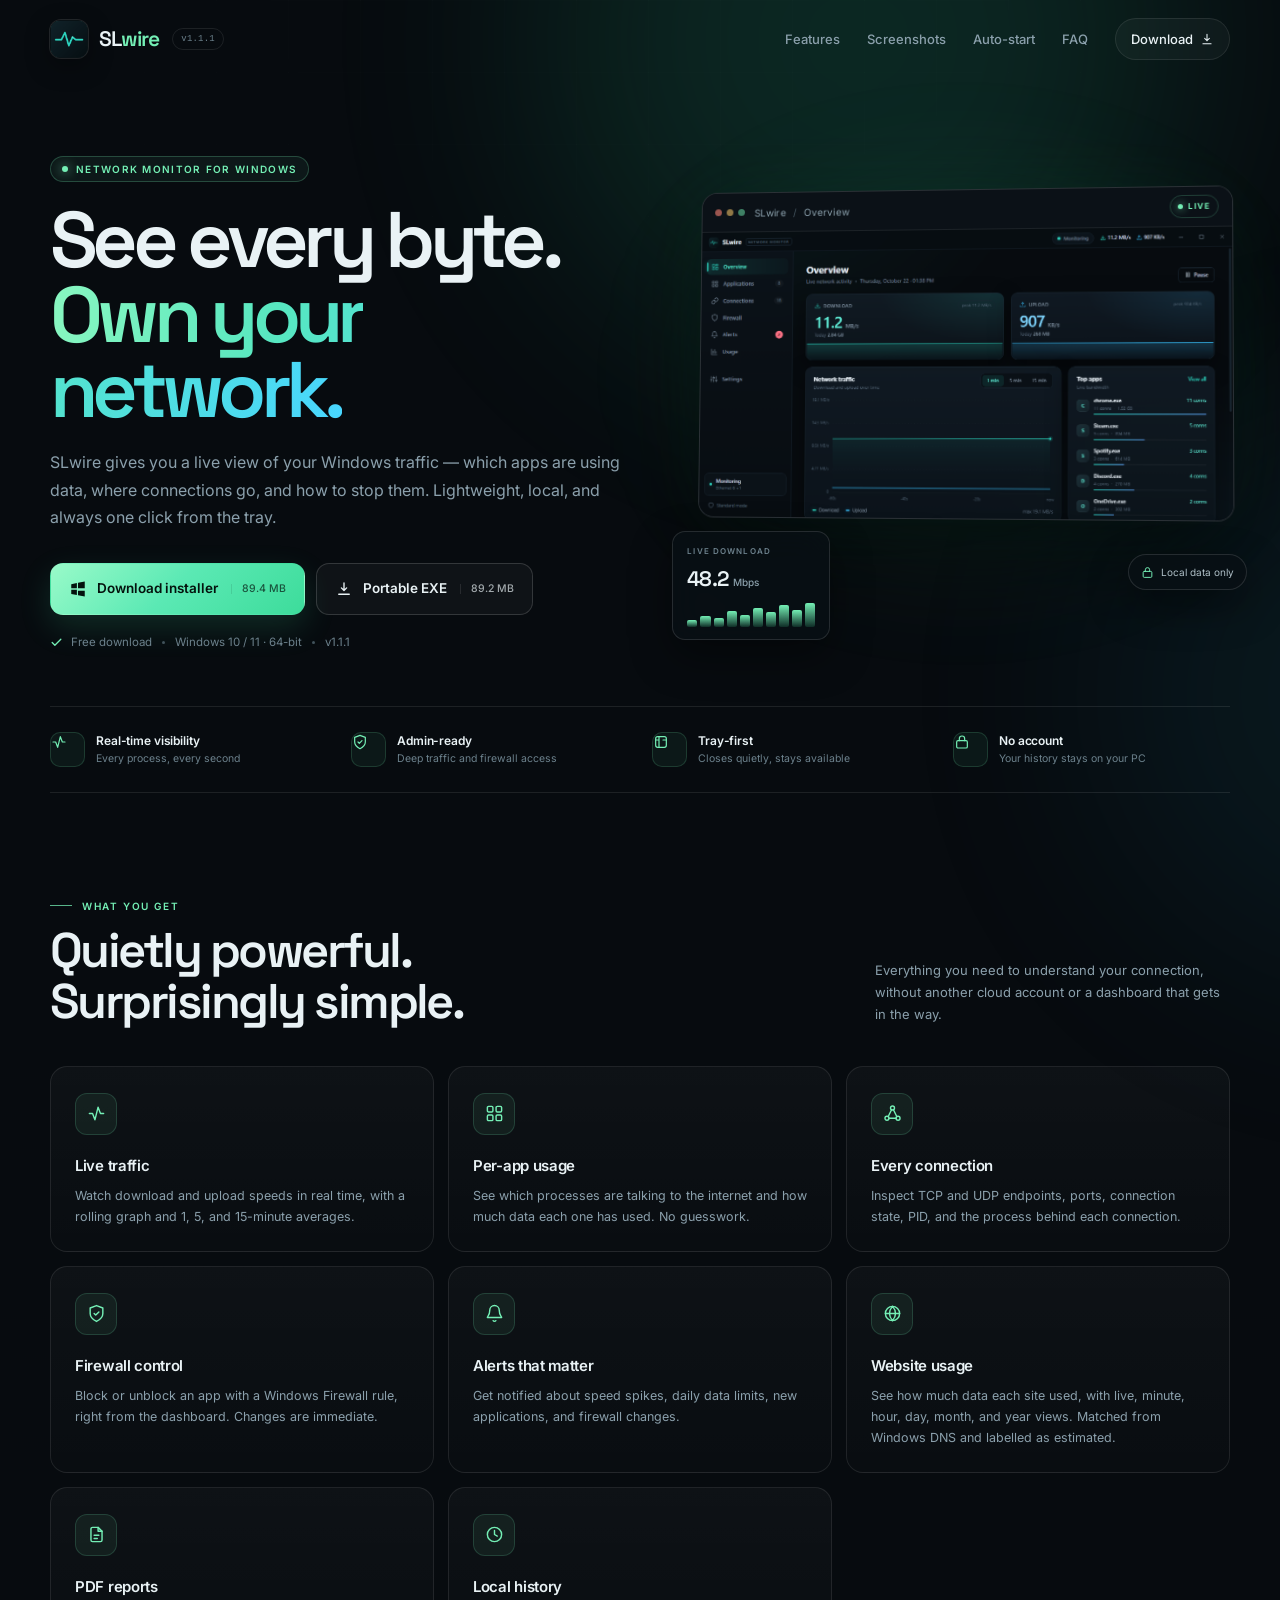
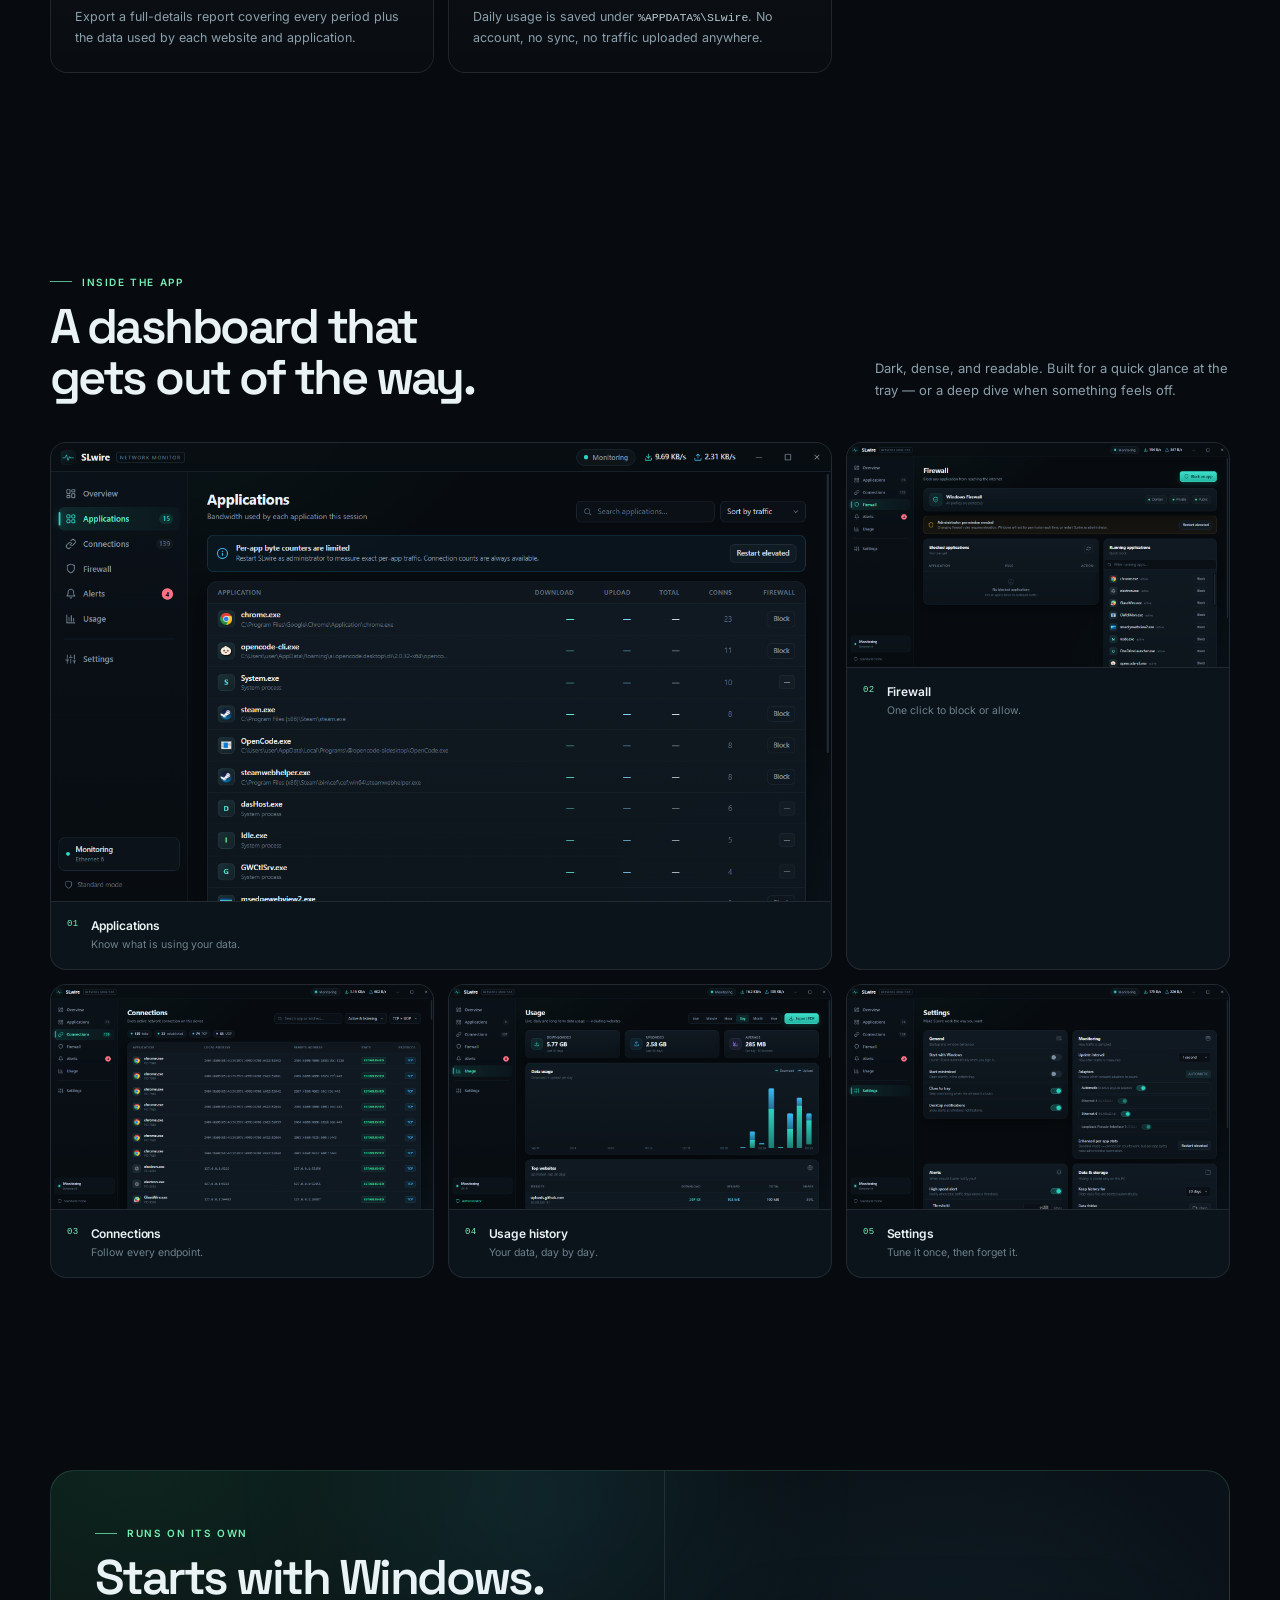
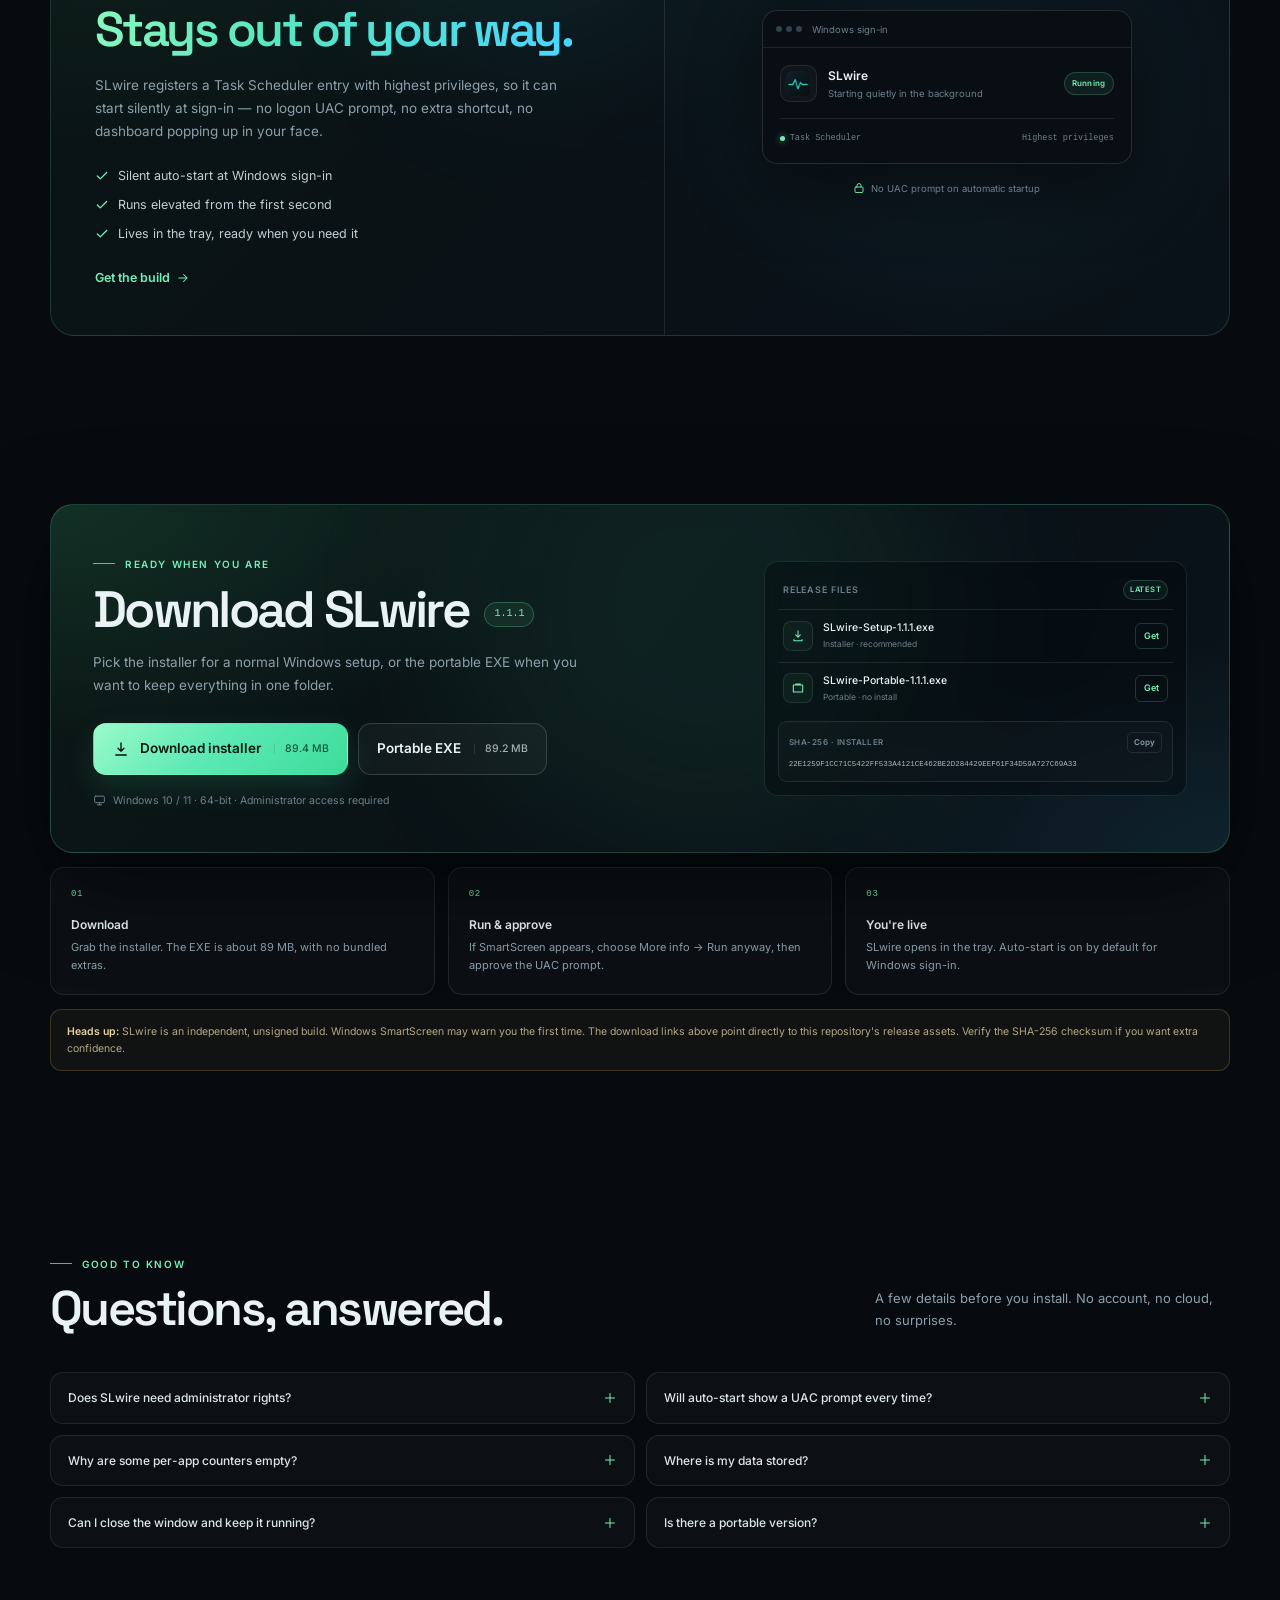
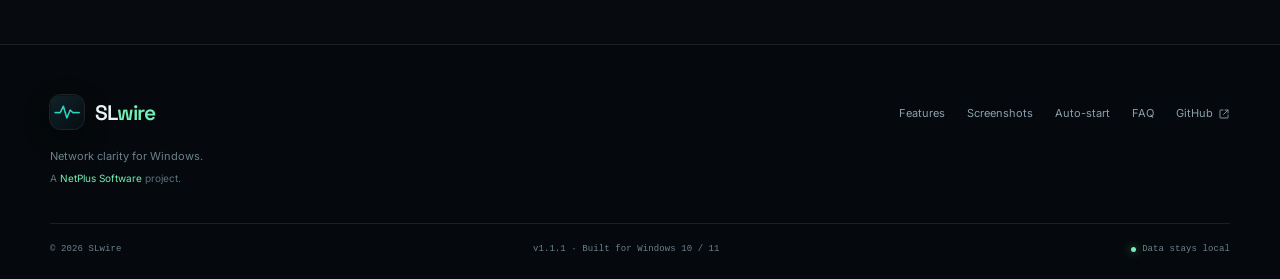
<file: docs/index.html>
<!DOCTYPE html>
<html lang="en">
<head>
  <meta charset="utf-8">
  <meta name="viewport" content="width=device-width, initial-scale=1">
  <title>SLwire by NetPlus Software — Live network monitor for Windows</title>
  <meta name="description" content="SLwire is a lightweight Windows network monitor with live traffic, per-app usage, connections, firewall control, alerts, and local history. Download v1.1.1.">
  <meta name="author" content="NetPlus Software">
  <meta name="google-site-verification" content="Qvr1kQQnj7pIyamsE0AAHRTXTiJApxHR0mZpVCSbgH4" />
  <meta name="theme-color" content="#070b0f">
  <link rel="canonical" href="https://net-plus-software.github.io/slwire/">
  <link rel="icon" type="image/png" href="assets/icon.png">
  <link rel="apple-touch-icon" href="assets/icon.png">

  <meta property="og:type" content="website">
  <meta property="og:site_name" content="SLwire by NetPlus Software">
  <meta property="og:title" content="SLwire by NetPlus Software — See every byte. Own your network.">
  <meta property="og:description" content="Live traffic, per-app usage, connections, firewall control, and local history — in one quiet Windows dashboard. Download SLwire v1.1.1.">
  <meta property="og:url" content="https://net-plus-software.github.io/slwire/">
  <meta property="og:image" content="https://net-plus-software.github.io/slwire/assets/screenshot-overview.png">
  <meta property="og:image:width" content="1224">
  <meta property="og:image:height" content="663">
  <meta name="twitter:card" content="summary_large_image">
  <meta name="twitter:title" content="SLwire by NetPlus Software — Live network monitor for Windows">
  <meta name="twitter:description" content="See every byte. Own your network. Download SLwire v1.1.1.">
  <meta name="twitter:image" content="https://net-plus-software.github.io/slwire/assets/screenshot-overview.png">

  <link rel="preconnect" href="https://fonts.googleapis.com">
  <link rel="preconnect" href="https://fonts.gstatic.com" crossorigin>
  <link href="https://fonts.googleapis.com/css2?family=Inter:wght@400;500;600;700&family=Space+Grotesk:wght@500;600;700&display=swap" rel="stylesheet">
  <link rel="stylesheet" href="styles.css">
  <script>document.documentElement.classList.add('js');</script>
</head>
<body>
  <div class="bg-grid" aria-hidden="true"></div>
  <div class="orb orb-one" aria-hidden="true"></div>
  <div class="orb orb-two" aria-hidden="true"></div>

  <a class="skip-link" href="#main">Skip to content</a>

  <header class="site-header" id="top">
    <div class="container nav">
      <a class="brand" href="./" aria-label="SLwire home">
        <img src="assets/icon.png" alt="" width="38" height="38">
        <span class="brand-word">SL<span>wire</span></span>
        <span class="version-pill">v1.1.1</span>
      </a>

      <button class="nav-toggle" type="button" aria-expanded="false" aria-controls="nav-menu" aria-label="Open menu">
        <span></span><span></span><span></span>
      </button>

      <nav class="nav-menu" id="nav-menu" aria-label="Primary">
        <a href="#features">Features</a>
        <a href="#screens">Screenshots</a>
        <a href="#autostart">Auto-start</a>
        <a href="#faq">FAQ</a>
        <a class="nav-download" href="#download">
          Download
          <svg viewBox="0 0 24 24" aria-hidden="true"><path d="M12 4v11m0 0 4-4m-4 4-4-4M5 20h14"/></svg>
        </a>
      </nav>
    </div>
  </header>

  <main id="main">
    <section class="hero container">
      <div class="hero-copy reveal">
        <div class="eyebrow"><span class="eyebrow-dot"></span> Network monitor for Windows</div>
        <h1>See every byte.<br><span class="text-gradient">Own your network.</span></h1>
        <p class="hero-lede">SLwire gives you a live view of your Windows traffic — which apps are using data, where connections go, and how to stop them. Lightweight, local, and always one click from the tray.</p>

        <div class="hero-actions">
          <a class="btn btn-primary" href="https://github.com/Net-Plus-Software/slwire/releases/latest/download/SLwire-Setup-1.1.1.exe">
            <svg class="fill-icon" viewBox="0 0 24 24" aria-hidden="true"><path d="M3 5.5 10.5 4v7H3V5.5Zm0 13L10.5 20v-7H3v5.5ZM12 3.7 21 2v9h-9V3.7Zm0 10.6h9V22l-9-1.7v-6Z"/></svg>
            Download installer
            <span class="btn-meta">89.4 MB</span>
          </a>
          <a class="btn btn-ghost" href="https://github.com/Net-Plus-Software/slwire/releases/latest/download/SLwire-Portable-1.1.1.exe">
            <svg viewBox="0 0 24 24" aria-hidden="true"><path d="M12 4v10m0 0 3.5-3.5M12 14 8.5 10.5M5 19h14"/></svg>
            Portable EXE
            <span class="btn-meta">89.2 MB</span>
          </a>
        </div>

        <div class="hero-note">
          <svg class="check-icon" viewBox="0 0 24 24" aria-hidden="true"><path d="m20 6-11 11-5-5"/></svg>
          Free download
          <span class="note-dot"></span>
          Windows 10 / 11 · 64-bit
          <span class="note-dot"></span>
          v1.1.1
        </div>
      </div>

      <div class="hero-art reveal">
        <div class="hero-halo" aria-hidden="true"></div>
        <div class="app-window">
          <div class="app-bar">
            <span class="traffic-lights" aria-hidden="true"><i></i><i></i><i></i></span>
            <span class="app-title">SLwire <span>/</span> Overview</span>
            <span class="app-live"><i></i> LIVE</span>
          </div>
          <img src="assets/screenshot-overview.png" alt="SLwire overview dashboard showing live download and upload traffic, a 60-second graph, and top applications." width="1224" height="663" fetchpriority="high">
        </div>

        <div class="float-stat float-speed" aria-hidden="true">
          <span class="float-label">LIVE DOWNLOAD</span>
          <strong>48.2 <small>Mbps</small></strong>
          <div class="mini-bars"><i></i><i></i><i></i><i></i><i></i><i></i><i></i><i></i><i></i><i></i></div>
        </div>

        <div class="float-pill" aria-hidden="true">
          <svg viewBox="0 0 24 24"><rect x="4" y="10" width="16" height="11" rx="2"/><path d="M8 10V7a4 4 0 0 1 8 0v3"/></svg>
          Local data only
        </div>
      </div>
    </section>

    <section class="trust container" aria-label="SLwire highlights">
      <div class="trust-item">
        <span class="trust-icon"><svg viewBox="0 0 24 24" aria-hidden="true"><path d="M3 12h4l3 8 4-16 3 8h4"/></svg></span>
        <div><strong>Real-time visibility</strong><span>Every process, every second</span></div>
      </div>
      <div class="trust-item">
        <span class="trust-icon"><svg viewBox="0 0 24 24" aria-hidden="true"><path d="M12 22s8-4 8-10V5l-8-3-8 3v7c0 6 8 10 8 10Z"/><path d="m9 12 2 2 4-4"/></svg></span>
        <div><strong>Admin-ready</strong><span>Deep traffic and firewall access</span></div>
      </div>
      <div class="trust-item">
        <span class="trust-icon"><svg viewBox="0 0 24 24" aria-hidden="true"><rect x="4" y="4" width="16" height="16" rx="3"/><path d="M9 4v16M4 9h5m6 0h5"/></svg></span>
        <div><strong>Tray-first</strong><span>Closes quietly, stays available</span></div>
      </div>
      <div class="trust-item">
        <span class="trust-icon"><svg viewBox="0 0 24 24" aria-hidden="true"><rect x="4" y="10" width="16" height="11" rx="2"/><path d="M8 10V7a4 4 0 0 1 8 0v3"/></svg></span>
        <div><strong>No account</strong><span>Your history stays on your PC</span></div>
      </div>
    </section>

    <section class="section container" id="features">
      <div class="section-head reveal">
        <div>
          <span class="kicker">What you get</span>
          <h2>Quietly powerful.<br>Surprisingly simple.</h2>
        </div>
        <p>Everything you need to understand your connection, without another cloud account or a dashboard that gets in the way.</p>
      </div>

      <div class="feature-grid">
        <article class="feature-card reveal">
          <span class="feature-icon"><svg viewBox="0 0 24 24" aria-hidden="true"><path d="M3 12h4l3 8 4-16 3 8h4"/></svg></span>
          <h3>Live traffic</h3>
          <p>Watch download and upload speeds in real time, with a rolling graph and 1, 5, and 15-minute averages.</p>
        </article>

        <article class="feature-card reveal">
          <span class="feature-icon"><svg viewBox="0 0 24 24" aria-hidden="true"><rect x="3" y="3" width="7" height="7" rx="1.5"/><rect x="14" y="3" width="7" height="7" rx="1.5"/><rect x="3" y="14" width="7" height="7" rx="1.5"/><rect x="14" y="14" width="7" height="7" rx="1.5"/></svg></span>
          <h3>Per-app usage</h3>
          <p>See which processes are talking to the internet and how much data each one has used. No guesswork.</p>
        </article>

        <article class="feature-card reveal">
          <span class="feature-icon"><svg viewBox="0 0 24 24" aria-hidden="true"><circle cx="12" cy="5" r="2.5"/><circle cx="5" cy="18" r="2.5"/><circle cx="19" cy="18" r="2.5"/><path d="m10.8 7.2-4.2 8.6m6.6-8.6 4.2 8.6M7.5 18h9"/></svg></span>
          <h3>Every connection</h3>
          <p>Inspect TCP and UDP endpoints, ports, connection state, PID, and the process behind each connection.</p>
        </article>

        <article class="feature-card reveal">
          <span class="feature-icon"><svg viewBox="0 0 24 24" aria-hidden="true"><path d="M12 22s8-4 8-10V5l-8-3-8 3v7c0 6 8 10 8 10Z"/><path d="m9 12 2 2 4-4"/></svg></span>
          <h3>Firewall control</h3>
          <p>Block or unblock an app with a Windows Firewall rule, right from the dashboard. Changes are immediate.</p>
        </article>

        <article class="feature-card reveal">
          <span class="feature-icon"><svg viewBox="0 0 24 24" aria-hidden="true"><path d="M18 8a6 6 0 0 0-12 0c0 7-3 7-3 9h18c0-2-3-2-3-9"/><path d="M13.7 21a2 2 0 0 1-3.4 0"/></svg></span>
          <h3>Alerts that matter</h3>
          <p>Get notified about speed spikes, daily data limits, new applications, and firewall changes.</p>
        </article>

        <article class="feature-card reveal">
          <span class="feature-icon"><svg viewBox="0 0 24 24" aria-hidden="true"><circle cx="12" cy="12" r="9"/><path d="M3 12h18M12 3c2.5 2.7 3.8 5.7 3.8 9S14.5 18.3 12 21c-2.5-2.7-3.8-5.7-3.8-9S9.5 5.7 12 3Z"/></svg></span>
          <h3>Website usage</h3>
          <p>See how much data each site used, with live, minute, hour, day, month, and year views. Matched from Windows DNS and labelled as estimated.</p>
        </article>

        <article class="feature-card reveal">
          <span class="feature-icon"><svg viewBox="0 0 24 24" aria-hidden="true"><path d="M14 3H7a2 2 0 0 0-2 2v14a2 2 0 0 0 2 2h10a2 2 0 0 0 2-2V8Z"/><path d="M14 3v5h5M9 13h6M9 17h4"/></svg></span>
          <h3>PDF reports</h3>
          <p>Export a full-details report covering every period plus the data used by each website and application.</p>
        </article>

        <article class="feature-card reveal">
          <span class="feature-icon"><svg viewBox="0 0 24 24" aria-hidden="true"><circle cx="12" cy="12" r="9"/><path d="M12 7v5l3.5 2"/></svg></span>
          <h3>Local history</h3>
          <p>Daily usage is saved under <code>%APPDATA%\SLwire</code>. No account, no sync, no traffic uploaded anywhere.</p>
        </article>
      </div>
    </section>

    <section class="section container" id="screens">
      <div class="section-head reveal">
        <div>
          <span class="kicker">Inside the app</span>
          <h2>A dashboard that<br>gets out of the way.</h2>
        </div>
        <p>Dark, dense, and readable. Built for a quick glance at the tray — or a deep dive when something feels off.</p>
      </div>

      <div class="gallery">
        <figure class="shot shot-wide reveal">
          <img src="assets/screenshot-apps.png" alt="SLwire Applications page ranking processes by data usage." width="1240" height="728" loading="lazy">
          <figcaption><span>01</span><div><strong>Applications</strong><p>Know what is using your data.</p></div></figcaption>
        </figure>

        <figure class="shot reveal">
          <img src="assets/screenshot-firewall.png" alt="SLwire Firewall page with app rules and block controls." width="1240" height="728" loading="lazy">
          <figcaption><span>02</span><div><strong>Firewall</strong><p>One click to block or allow.</p></div></figcaption>
        </figure>

        <figure class="shot reveal">
          <img src="assets/screenshot-connections.png" alt="SLwire Connections page listing remote endpoints, ports, and process names." width="1240" height="728" loading="lazy">
          <figcaption><span>03</span><div><strong>Connections</strong><p>Follow every endpoint.</p></div></figcaption>
        </figure>

        <figure class="shot reveal">
          <img src="assets/screenshot-usage.png" alt="SLwire Usage history page with daily traffic totals." width="1240" height="728" loading="lazy">
          <figcaption><span>04</span><div><strong>Usage history</strong><p>Your data, day by day.</p></div></figcaption>
        </figure>

        <figure class="shot reveal">
          <img src="assets/screenshot-settings.png" alt="SLwire Settings page with alerts and startup options." width="1240" height="728" loading="lazy">
          <figcaption><span>05</span><div><strong>Settings</strong><p>Tune it once, then forget it.</p></div></figcaption>
        </figure>
      </div>
    </section>

    <section class="section container" id="autostart">
      <div class="split-card reveal">
        <div class="split-copy">
          <span class="kicker">Runs on its own</span>
          <h2>Starts with Windows.<br><span class="text-gradient">Stays out of your way.</span></h2>
          <p>SLwire registers a Task Scheduler entry with highest privileges, so it can start silently at sign-in — no logon UAC prompt, no extra shortcut, no dashboard popping up in your face.</p>

          <ul class="check-list">
            <li><svg viewBox="0 0 24 24" aria-hidden="true"><path d="m20 6-11 11-5-5"/></svg>Silent auto-start at Windows sign-in</li>
            <li><svg viewBox="0 0 24 24" aria-hidden="true"><path d="m20 6-11 11-5-5"/></svg>Runs elevated from the first second</li>
            <li><svg viewBox="0 0 24 24" aria-hidden="true"><path d="m20 6-11 11-5-5"/></svg>Lives in the tray, ready when you need it</li>
          </ul>

          <a class="text-link" href="#download">Get the build
            <svg viewBox="0 0 24 24" aria-hidden="true"><path d="M5 12h14m-6-6 6 6-6 6"/></svg>
          </a>
        </div>

        <div class="split-visual">
          <div class="startup-window" aria-label="Illustration of SLwire starting at Windows sign-in">
            <div class="startup-bar">
              <span class="startup-dots"><i></i><i></i><i></i></span>
              <span>Windows sign-in</span>
            </div>
            <div class="startup-body">
              <div class="startup-row">
                <span class="startup-app"><img src="assets/icon.png" alt="" width="26" height="26"></span>
                <div><strong>SLwire</strong><span>Starting quietly in the background</span></div>
                <span class="startup-badge">Running</span>
              </div>
              <div class="startup-divider"></div>
              <div class="startup-meta">
                <span><i class="meta-dot"></i>Task Scheduler</span>
                <span>Highest privileges</span>
              </div>
            </div>
          </div>
          <p class="startup-note"><svg viewBox="0 0 24 24" aria-hidden="true"><rect x="4" y="10" width="16" height="11" rx="2"/><path d="M8 10V7a4 4 0 0 1 8 0v3"/></svg>No UAC prompt on automatic startup</p>
        </div>
      </div>
    </section>

    <section class="section container" id="download">
      <div class="download-card reveal">
        <div class="download-copy">
          <span class="kicker">Ready when you are</span>
          <h2>Download SLwire <span class="version-badge">1.1.1</span></h2>
          <p>Pick the installer for a normal Windows setup, or the portable EXE when you want to keep everything in one folder.</p>

          <div class="download-actions">
            <a class="btn btn-primary" href="https://github.com/Net-Plus-Software/slwire/releases/latest/download/SLwire-Setup-1.1.1.exe">
              <svg viewBox="0 0 24 24" aria-hidden="true"><path d="M12 4v11m0 0 4-4m-4 4-4-4M5 20h14"/></svg>
              Download installer
              <span class="btn-meta">89.4 MB</span>
            </a>
            <a class="btn btn-outline" href="https://github.com/Net-Plus-Software/slwire/releases/latest/download/SLwire-Portable-1.1.1.exe">
              Portable EXE
              <span class="btn-meta">89.2 MB</span>
            </a>
          </div>

          <p class="platform-note">
            <svg viewBox="0 0 24 24" aria-hidden="true"><rect x="3" y="4" width="18" height="12" rx="2"/><path d="M8 20h8m-4-4v4"/></svg>
            Windows 10 / 11 · 64-bit · Administrator access required
          </p>
        </div>

        <aside class="release-panel" aria-label="Release files">
          <div class="release-heading">
            <span>Release files</span>
            <span class="release-tag">Latest</span>
          </div>

          <div class="file-row">
            <span class="file-icon"><svg viewBox="0 0 24 24" aria-hidden="true"><path d="M12 3v11m0 0 4-4m-4 4-4-4M5 18v2h14v-2"/></svg></span>
            <div><strong>SLwire-Setup-1.1.1.exe</strong><span>Installer · recommended</span></div>
            <a href="https://github.com/Net-Plus-Software/slwire/releases/latest/download/SLwire-Setup-1.1.1.exe">Get</a>
          </div>

          <div class="file-row">
            <span class="file-icon"><svg viewBox="0 0 24 24" aria-hidden="true"><path d="M4 7h16v12H4zM8 7V5h8v2"/></svg></span>
            <div><strong>SLwire-Portable-1.1.1.exe</strong><span>Portable · no install</span></div>
            <a href="https://github.com/Net-Plus-Software/slwire/releases/latest/download/SLwire-Portable-1.1.1.exe">Get</a>
          </div>

          <div class="checksum-box">
            <div class="checksum-label"><span>SHA-256 · installer</span><button type="button" data-copy="22E1259F1CC71C5422FF533A4121CE462BE2D284429EEF61F34D59A727C69A33">Copy</button></div>
            <code>22E1259F1CC71C5422FF533A4121CE462BE2D284429EEF61F34D59A727C69A33</code>
          </div>
        </aside>
      </div>

      <div class="install-grid">
        <div class="install-step reveal">
          <span class="step-num">01</span>
          <strong>Download</strong>
          <p>Grab the installer. The EXE is about 89 MB, with no bundled extras.</p>
        </div>
        <div class="install-step reveal">
          <span class="step-num">02</span>
          <strong>Run &amp; approve</strong>
          <p>If SmartScreen appears, choose More info → Run anyway, then approve the UAC prompt.</p>
        </div>
        <div class="install-step reveal">
          <span class="step-num">03</span>
          <strong>You're live</strong>
          <p>SLwire opens in the tray. Auto-start is on by default for Windows sign-in.</p>
        </div>
      </div>

      <p class="smart-note reveal"><strong>Heads up:</strong> SLwire is an independent, unsigned build. Windows SmartScreen may warn you the first time. The download links above point directly to this repository's release assets. Verify the SHA-256 checksum if you want extra confidence.</p>
    </section>

    <section class="section container" id="faq">
      <div class="section-head reveal">
        <div>
          <span class="kicker">Good to know</span>
          <h2>Questions, answered.</h2>
        </div>
        <p>A few details before you install. No account, no cloud, no surprises.</p>
      </div>

      <div class="faq-grid">
        <details class="faq-item reveal">
          <summary>Does SLwire need administrator rights?<span></span></summary>
          <p>Yes. Windows requires elevation to read per-process network counters and to create Windows Firewall rules. The app is built to run elevated.</p>
        </details>
        <details class="faq-item reveal">
          <summary>Will auto-start show a UAC prompt every time?<span></span></summary>
          <p>No. Automatic startup uses a Task Scheduler task with highest privileges, so it starts silently at sign-in. Only a manual launch asks for UAC.</p>
        </details>
        <details class="faq-item reveal">
          <summary>Why are some per-app counters empty?<span></span></summary>
          <p>Per-app byte counters are TCP-only. Apps that mostly use UDP or QUIC may show little or no app-level traffic. Overall traffic totals are unaffected.</p>
        </details>
        <details class="faq-item reveal">
          <summary>Where is my data stored?<span></span></summary>
          <p>Everything stays on your PC under <code>%APPDATA%\SLwire</code> — settings, alerts, firewall rules, and daily history. Nothing is uploaded to a cloud account.</p>
        </details>
        <details class="faq-item reveal">
          <summary>Can I close the window and keep it running?<span></span></summary>
          <p>Yes. With close-to-tray enabled, closing the window hides it. Use the tray icon to reopen it or to quit completely.</p>
        </details>
        <details class="faq-item reveal">
          <summary>Is there a portable version?<span></span></summary>
          <p>Yes. The portable EXE runs without a standard install. It still needs administrator access and still stores its settings in your user profile.</p>
        </details>
      </div>
    </section>
  </main>

  <footer class="footer">
    <div class="container footer-top">
      <div class="footer-brand">
        <a class="brand" href="#top" aria-label="Back to top">
          <img src="assets/icon.png" alt="" width="34" height="34">
          <span class="brand-word">SL<span>wire</span></span>
        </a>
        <p>Network clarity for Windows.</p>
        <p class="footer-company">A <a href="https://github.com/Net-Plus-Software" target="_blank" rel="noopener">NetPlus Software</a> project.</p>
      </div>

      <nav class="footer-links" aria-label="Footer">
        <a href="#features">Features</a>
        <a href="#screens">Screenshots</a>
        <a href="#autostart">Auto-start</a>
        <a href="#faq">FAQ</a>
        <a href="https://github.com/Net-Plus-Software/slwire" target="_blank" rel="noopener">
          GitHub
          <svg viewBox="0 0 24 24" aria-hidden="true"><path d="M14 4h6v6M20 4l-9 9M20 14v5a1 1 0 0 1-1 1H5a1 1 0 0 1-1-1V5a1 1 0 0 1 1-1h5"/></svg>
        </a>
      </nav>
    </div>

    <div class="container footer-bottom">
      <span>© <span id="year">2026</span> SLwire</span>
      <span>v1.1.1 · Built for Windows 10 / 11</span>
      <span class="footer-status"><i></i> Data stays local</span>
    </div>
  </footer>

  <script src="app.js"></script>
</body>
</html>
</file>
<file: docs/styles.css>
:root {
  --bg: #070b0f;
  --bg-soft: #0a1016;
  --panel: #0c141b;
  --panel-2: #0f1921;
  --text: #e9f2f5;
  --muted: #8ba0ac;
  --muted-2: #6c818c;
  --line: rgba(255, 255, 255, 0.09);
  --line-strong: rgba(255, 255, 255, 0.15);
  --mint: #74efb5;
  --mint-2: #3ddc9b;
  --cyan: #48d6ff;
  --amber: #f4c96b;
  --shadow: 0 30px 90px rgba(0, 0, 0, 0.5);
  --font-body: "Inter", "Segoe UI", system-ui, -apple-system, sans-serif;
  --font-display: "Space Grotesk", "Segoe UI", system-ui, sans-serif;
  --font-mono: "Cascadia Code", "SFMono-Regular", Consolas, monospace;
}

* {
  box-sizing: border-box;
}

html {
  scroll-behavior: smooth;
  color-scheme: dark;
}

body {
  margin: 0;
  min-width: 320px;
  overflow-x: hidden;
  background: var(--bg);
  color: var(--text);
  font-family: var(--font-body);
  font-size: 15px;
  line-height: 1.6;
  -webkit-font-smoothing: antialiased;
  text-rendering: optimizeLegibility;
}

::selection {
  color: #04110c;
  background: var(--mint);
}

img {
  max-width: 100%;
}

a {
  color: inherit;
  text-decoration: none;
}

button,
input {
  font: inherit;
}

button {
  color: inherit;
}

svg {
  width: 18px;
  height: 18px;
  flex: 0 0 auto;
  fill: none;
  stroke: currentColor;
  stroke-width: 1.8;
  stroke-linecap: round;
  stroke-linejoin: round;
}

svg.fill-icon {
  fill: currentColor;
  stroke: none;
}

:focus-visible {
  outline: 2px solid var(--mint);
  outline-offset: 3px;
  border-radius: 6px;
}

.skip-link {
  position: fixed;
  z-index: 100;
  top: 12px;
  left: 12px;
  padding: 10px 14px;
  border-radius: 8px;
  color: #04110c;
  background: var(--mint);
  font-size: 13px;
  font-weight: 700;
  transform: translateY(-160%);
  transition: transform 0.2s ease;
}

.skip-link:focus {
  transform: translateY(0);
}

.bg-grid {
  position: fixed;
  inset: 0;
  z-index: -2;
  pointer-events: none;
  opacity: 0.32;
  background-image:
    linear-gradient(rgba(255, 255, 255, 0.035) 1px, transparent 1px),
    linear-gradient(90deg, rgba(255, 255, 255, 0.035) 1px, transparent 1px);
  background-size: 72px 72px;
  -webkit-mask-image: radial-gradient(ellipse 80% 60% at 50% 0%, #000 20%, transparent 78%);
  mask-image: radial-gradient(ellipse 80% 60% at 50% 0%, #000 20%, transparent 78%);
}

.orb {
  position: fixed;
  z-index: -1;
  width: 640px;
  height: 640px;
  border-radius: 50%;
  pointer-events: none;
  filter: blur(120px);
  opacity: 0.13;
}

.orb-one {
  top: -280px;
  left: 42%;
  background: #2de6a4;
}

.orb-two {
  top: 46%;
  right: -380px;
  width: 560px;
  height: 560px;
  background: #1e9bb7;
  opacity: 0.09;
}

.container {
  width: min(1180px, calc(100% - 48px));
  margin-inline: auto;
}

/* Header */
.site-header {
  position: sticky;
  z-index: 50;
  top: 0;
  border-bottom: 1px solid transparent;
  transition: background 0.25s ease, border-color 0.25s ease;
}

.site-header.is-scrolled {
  border-bottom-color: var(--line);
  background: rgba(7, 11, 15, 0.82);
  -webkit-backdrop-filter: blur(18px);
  backdrop-filter: blur(18px);
}

.nav {
  display: flex;
  align-items: center;
  justify-content: space-between;
  min-height: 78px;
  gap: 24px;
}

.brand {
  display: inline-flex;
  align-items: center;
  gap: 11px;
  flex: 0 0 auto;
}

.brand img {
  width: 38px;
  height: 38px;
  border-radius: 11px;
  box-shadow: 0 0 0 1px rgba(255, 255, 255, 0.11), 0 8px 24px rgba(0, 0, 0, 0.34);
}

.brand-word {
  font-family: var(--font-display);
  font-size: 21px;
  font-weight: 600;
  letter-spacing: -0.045em;
}

.brand-word span {
  color: var(--mint);
}

.version-pill {
  display: inline-flex;
  align-items: center;
  height: 22px;
  margin-left: 2px;
  padding: 0 8px;
  border: 1px solid var(--line);
  border-radius: 999px;
  color: var(--muted-2);
  font-family: var(--font-mono);
  font-size: 9px;
  letter-spacing: 0.02em;
}

.nav-menu {
  display: flex;
  align-items: center;
  gap: 27px;
  color: var(--muted);
  font-size: 13px;
  font-weight: 500;
}

.nav-menu > a:not(.nav-download) {
  position: relative;
  padding: 8px 0;
  transition: color 0.2s ease;
}

.nav-menu > a:not(.nav-download)::after {
  position: absolute;
  right: 0;
  bottom: 2px;
  left: 0;
  height: 1px;
  background: var(--mint);
  content: "";
  transform: scaleX(0);
  transform-origin: right;
  transition: transform 0.25s ease;
}

.nav-menu > a:not(.nav-download):hover {
  color: var(--text);
}

.nav-menu > a:not(.nav-download):hover::after {
  transform: scaleX(1);
  transform-origin: left;
}

.nav-download {
  display: inline-flex;
  align-items: center;
  gap: 7px;
  padding: 10px 15px;
  border: 1px solid var(--line);
  border-radius: 999px;
  color: var(--text);
  background: rgba(255, 255, 255, 0.035);
  transition: border-color 0.2s ease, background 0.2s ease, transform 0.2s ease;
}

.nav-download svg {
  width: 14px;
  height: 14px;
}

.nav-download:hover {
  border-color: rgba(116, 239, 181, 0.42);
  background: rgba(116, 239, 181, 0.08);
  transform: translateY(-1px);
}

.nav-toggle {
  display: none;
  width: 42px;
  height: 42px;
  padding: 11px;
  border: 1px solid var(--line);
  border-radius: 10px;
  background: rgba(255, 255, 255, 0.03);
  cursor: pointer;
}

.nav-toggle span {
  display: block;
  width: 100%;
  height: 1.5px;
  margin: 4px 0;
  border-radius: 2px;
  background: var(--text);
  transition: transform 0.2s ease, opacity 0.2s ease;
}

.nav-toggle.is-open span:nth-child(1) {
  transform: translateY(5.5px) rotate(45deg);
}

.nav-toggle.is-open span:nth-child(2) {
  opacity: 0;
}

.nav-toggle.is-open span:nth-child(3) {
  transform: translateY(-5.5px) rotate(-45deg);
}

/* Hero */
.hero {
  display: grid;
  grid-template-columns: minmax(0, 1.04fr) minmax(0, 0.96fr);
  align-items: center;
  gap: clamp(32px, 5vw, 72px);
  min-height: 610px;
  padding-top: 76px;
  padding-bottom: 55px;
}

.eyebrow {
  display: inline-flex;
  align-items: center;
  gap: 8px;
  padding: 7px 11px;
  border: 1px solid rgba(116, 239, 181, 0.24);
  border-radius: 999px;
  color: var(--mint);
  background: rgba(116, 239, 181, 0.06);
  font-size: 10px;
  font-weight: 600;
  letter-spacing: 0.13em;
  line-height: 1;
  text-transform: uppercase;
}

.eyebrow-dot {
  width: 6px;
  height: 6px;
  border-radius: 50%;
  background: var(--mint);
  box-shadow: 0 0 12px var(--mint);
}

.hero h1 {
  max-width: 760px;
  margin: 21px 0 22px;
  font-family: var(--font-display);
  font-size: clamp(3.25rem, 6.15vw, 5.6rem);
  font-weight: 600;
  letter-spacing: -0.072em;
  line-height: 0.95;
}

.text-gradient {
  color: transparent;
  background: linear-gradient(100deg, #8af7c0 0%, #57e7c0 38%, #48d6ff 100%);
  -webkit-background-clip: text;
  background-clip: text;
}

.hero-lede {
  max-width: 575px;
  margin: 0;
  color: var(--muted);
  font-size: 16px;
  line-height: 1.72;
}

.hero-actions {
  display: flex;
  flex-wrap: wrap;
  gap: 11px;
  margin-top: 31px;
}

.btn {
  display: inline-flex;
  align-items: center;
  justify-content: center;
  gap: 10px;
  min-height: 52px;
  padding: 0 18px;
  border: 1px solid transparent;
  border-radius: 13px;
  font-size: 13.5px;
  font-weight: 600;
  line-height: 1;
  transition: transform 0.2s ease, box-shadow 0.2s ease, border-color 0.2s ease, background 0.2s ease;
}

.btn svg {
  width: 18px;
  height: 18px;
}

.btn:hover {
  transform: translateY(-2px);
}

.btn-primary {
  color: #04120d;
  background: linear-gradient(135deg, #99fac9 0%, #5be9b4 48%, #3ddc9b 100%);
  box-shadow: 0 12px 32px rgba(61, 220, 155, 0.16);
}

.btn-primary:hover {
  box-shadow: 0 17px 42px rgba(61, 220, 155, 0.24);
}

.btn-ghost,
.btn-outline {
  border-color: var(--line-strong);
  color: var(--text);
  background: rgba(255, 255, 255, 0.035);
}

.btn-ghost:hover,
.btn-outline:hover {
  border-color: rgba(116, 239, 181, 0.34);
  background: rgba(116, 239, 181, 0.065);
}

.btn-meta {
  margin-left: 3px;
  padding-left: 10px;
  border-left: 1px solid rgba(4, 18, 13, 0.16);
  font-size: 10.5px;
  font-weight: 500;
  opacity: 0.68;
}

.btn-ghost .btn-meta,
.btn-outline .btn-meta {
  border-left-color: var(--line-strong);
}

.hero-note {
  display: flex;
  flex-wrap: wrap;
  align-items: center;
  gap: 8px;
  margin-top: 18px;
  color: var(--muted-2);
  font-size: 11.5px;
}

.check-icon {
  width: 13px;
  height: 13px;
  color: var(--mint);
  stroke-width: 2.4;
}

.note-dot {
  width: 3px;
  height: 3px;
  margin: 0 2px;
  border-radius: 50%;
  background: #41525b;
}

/* Hero visual */
.hero-art {
  position: relative;
  min-height: 430px;
  perspective: 1400px;
}

.hero-halo {
  position: absolute;
  top: 8%;
  left: 7%;
  width: 86%;
  height: 70%;
  border-radius: 50%;
  background: rgba(54, 220, 161, 0.17);
  filter: blur(72px);
}

.app-window {
  position: relative;
  z-index: 1;
  overflow: hidden;
  border: 1px solid rgba(255, 255, 255, 0.13);
  border-radius: 16px;
  background: #0b1218;
  box-shadow: 0 32px 100px rgba(0, 0, 0, 0.62), 0 0 80px rgba(61, 220, 155, 0.06);
  transform: rotateY(-5.5deg) rotateX(2.5deg);
  transition: transform 0.65s cubic-bezier(0.2, 0.8, 0.2, 1), box-shadow 0.65s ease;
}

.hero-art:hover .app-window {
  box-shadow: 0 38px 120px rgba(0, 0, 0, 0.68), 0 0 100px rgba(61, 220, 155, 0.1);
  transform: rotateY(0deg) rotateX(0deg) translateY(-4px);
}

.app-bar {
  display: flex;
  align-items: center;
  gap: 10px;
  height: 40px;
  padding: 0 13px;
  border-bottom: 1px solid rgba(255, 255, 255, 0.07);
  background: #0b1117;
}

.traffic-lights {
  display: inline-flex;
  gap: 5px;
}

.traffic-lights i {
  width: 7px;
  height: 7px;
  border-radius: 50%;
  background: #33434c;
}

.traffic-lights i:nth-child(1) {
  background: #9b554f;
}

.traffic-lights i:nth-child(2) {
  background: #917846;
}

.traffic-lights i:nth-child(3) {
  background: #3e8064;
}

.app-title {
  overflow: hidden;
  color: #8ba0ac;
  font-size: 10px;
  letter-spacing: 0.01em;
  text-overflow: ellipsis;
  white-space: nowrap;
}

.app-title span {
  margin: 0 4px;
  color: #465660;
}

.app-live {
  display: inline-flex;
  align-items: center;
  gap: 5px;
  margin-left: auto;
  padding: 4px 7px;
  border: 1px solid rgba(116, 239, 181, 0.2);
  border-radius: 999px;
  color: var(--mint);
  font-size: 8px;
  font-weight: 700;
  letter-spacing: 0.13em;
}

.app-live i {
  width: 5px;
  height: 5px;
  border-radius: 50%;
  background: var(--mint);
  box-shadow: 0 0 8px var(--mint);
}

.app-window > img {
  display: block;
  width: 100%;
  height: auto;
}

.float-stat,
.float-pill {
  position: absolute;
  z-index: 2;
  border: 1px solid rgba(255, 255, 255, 0.12);
  background: rgba(9, 16, 21, 0.84);
  box-shadow: 0 16px 42px rgba(0, 0, 0, 0.4);
  -webkit-backdrop-filter: blur(16px);
  backdrop-filter: blur(16px);
}

.float-stat {
  bottom: -22px;
  left: -22px;
  width: 158px;
  padding: 13px 14px 12px;
  border-radius: 13px;
}

.float-label,
.mini-label {
  display: block;
  color: var(--muted-2);
  font-size: 8px;
  font-weight: 600;
  letter-spacing: 0.14em;
}

.float-stat strong {
  display: block;
  margin-top: 4px;
  font-family: var(--font-display);
  font-size: 21px;
  font-weight: 600;
  letter-spacing: -0.04em;
}

.float-stat strong small {
  color: var(--muted);
  font-family: var(--font-body);
  font-size: 10px;
  font-weight: 500;
  letter-spacing: 0;
}

.mini-bars {
  display: flex;
  align-items: flex-end;
  gap: 3px;
  height: 24px;
  margin-top: 8px;
}

.mini-bars i {
  width: 100%;
  border-radius: 2px;
  background: linear-gradient(180deg, var(--mint), rgba(61, 220, 155, 0.15));
  animation: miniBar 1.7s ease-in-out infinite alternate;
}

.mini-bars i:nth-child(1) { height: 30%; animation-delay: -0.2s; }
.mini-bars i:nth-child(2) { height: 48%; animation-delay: -0.6s; }
.mini-bars i:nth-child(3) { height: 38%; animation-delay: -0.9s; }
.mini-bars i:nth-child(4) { height: 66%; animation-delay: -0.1s; }
.mini-bars i:nth-child(5) { height: 52%; animation-delay: -0.75s; }
.mini-bars i:nth-child(6) { height: 80%; animation-delay: -0.4s; }
.mini-bars i:nth-child(7) { height: 62%; animation-delay: -1.1s; }
.mini-bars i:nth-child(8) { height: 94%; animation-delay: -0.3s; }
.mini-bars i:nth-child(9) { height: 72%; animation-delay: -0.8s; }
.mini-bars i:nth-child(10) { height: 100%; animation-delay: -0.5s; }

@keyframes miniBar {
  from { transform: scaleY(0.6); opacity: 0.55; }
  to { transform: scaleY(1); opacity: 1; }
}

.float-pill {
  right: -17px;
  bottom: 28px;
  display: flex;
  align-items: center;
  gap: 7px;
  padding: 9px 12px;
  border-radius: 999px;
  color: #aebfc7;
  font-size: 10px;
}

.float-pill svg {
  width: 13px;
  height: 13px;
  color: var(--mint);
}

/* Trust strip */
.trust {
  display: grid;
  grid-template-columns: repeat(4, 1fr);
  gap: 24px;
  padding-top: 24px;
  padding-bottom: 24px;
  border-top: 1px solid var(--line);
  border-bottom: 1px solid var(--line);
}

.trust-item {
  display: flex;
  align-items: center;
  gap: 11px;
  min-width: 0;
}

.trust-icon {
  display: grid;
  place-items: center;
  width: 35px;
  height: 35px;
  flex: 0 0 auto;
  border: 1px solid rgba(116, 239, 181, 0.16);
  border-radius: 10px;
  color: var(--mint);
  background: rgba(116, 239, 181, 0.055);
}

.trust-icon svg {
  width: 16px;
  height: 16px;
}

.trust-item strong,
.trust-item span {
  display: block;
}

.trust-item strong {
  overflow: hidden;
  font-size: 12px;
  font-weight: 600;
  letter-spacing: -0.01em;
  text-overflow: ellipsis;
  white-space: nowrap;
}

.trust-item div > span {
  overflow: hidden;
  margin-top: 1px;
  color: var(--muted-2);
  font-size: 10.5px;
  text-overflow: ellipsis;
  white-space: nowrap;
}

/* Sections */
.section {
  padding-top: 96px;
  padding-bottom: 96px;
}

.section-head {
  display: flex;
  align-items: flex-end;
  justify-content: space-between;
  gap: 32px;
  margin-bottom: 38px;
}

.kicker {
  display: inline-flex;
  align-items: center;
  gap: 10px;
  margin-bottom: 14px;
  color: var(--mint);
  font-size: 10px;
  font-weight: 600;
  letter-spacing: 0.16em;
  line-height: 1;
  text-transform: uppercase;
}

.kicker::before {
  width: 22px;
  height: 1px;
  background: var(--mint);
  content: "";
  opacity: 0.75;
}

.section h2 {
  margin: 0;
  font-family: var(--font-display);
  font-size: clamp(2rem, 3.8vw, 3.18rem);
  font-weight: 600;
  letter-spacing: -0.052em;
  line-height: 1.06;
}

.section-head > p {
  max-width: 355px;
  margin: 0 0 3px;
  color: var(--muted);
  font-size: 13px;
  line-height: 1.7;
}

.feature-grid {
  display: grid;
  grid-template-columns: repeat(3, 1fr);
  gap: 14px;
}

.feature-card {
  position: relative;
  overflow: hidden;
  padding: 26px 24px 24px;
  border: 1px solid var(--line);
  border-radius: 17px;
  background: linear-gradient(180deg, rgba(255, 255, 255, 0.033), rgba(255, 255, 255, 0.012));
  transition: transform 0.25s ease, border-color 0.25s ease, background 0.25s ease;
}

.feature-card::after {
  position: absolute;
  top: -80px;
  right: -70px;
  width: 190px;
  height: 190px;
  border-radius: 50%;
  background: rgba(61, 220, 155, 0.12);
  content: "";
  filter: blur(50px);
  opacity: 0;
  transition: opacity 0.3s ease;
}

.feature-card:hover {
  border-color: rgba(116, 239, 181, 0.25);
  background: linear-gradient(180deg, rgba(116, 239, 181, 0.055), rgba(255, 255, 255, 0.012));
  transform: translateY(-4px);
}

.feature-card:hover::after {
  opacity: 1;
}

.feature-icon {
  display: grid;
  place-items: center;
  width: 42px;
  height: 42px;
  margin-bottom: 19px;
  border: 1px solid rgba(116, 239, 181, 0.17);
  border-radius: 12px;
  color: var(--mint);
  background: rgba(116, 239, 181, 0.065);
}

.feature-icon svg {
  width: 19px;
  height: 19px;
}

.feature-card h3 {
  margin: 0 0 7px;
  font-size: 15px;
  font-weight: 600;
  letter-spacing: -0.02em;
}

.feature-card p {
  margin: 0;
  color: var(--muted);
  font-size: 12.5px;
  line-height: 1.68;
}

.feature-card code,
.faq-item code {
  color: #b8c9d1;
  font-family: var(--font-mono);
  font-size: 0.92em;
}

/* Screenshot gallery */
.gallery {
  display: grid;
  grid-template-columns: repeat(3, minmax(0, 1fr));
  gap: 14px;
}

.shot {
  overflow: hidden;
  margin: 0;
  border: 1px solid var(--line);
  border-radius: 16px;
  background: var(--panel);
  transition: border-color 0.25s ease, transform 0.25s ease, box-shadow 0.25s ease;
}

.shot:hover {
  border-color: rgba(116, 239, 181, 0.28);
  box-shadow: 0 20px 50px rgba(0, 0, 0, 0.3);
  transform: translateY(-3px);
}

.shot-wide {
  grid-column: span 2;
}

.shot img {
  display: block;
  width: 100%;
  height: auto;
  aspect-ratio: 1240 / 728;
  object-fit: cover;
  object-position: top center;
}

.shot figcaption {
  display: flex;
  align-items: flex-start;
  gap: 12px;
  padding: 14px 16px 15px;
  border-top: 1px solid var(--line);
}

.shot figcaption > span {
  margin-top: 1px;
  color: var(--mint);
  font-family: var(--font-mono);
  font-size: 9px;
  letter-spacing: 0.04em;
}

.shot figcaption strong {
  display: block;
  font-size: 12px;
  font-weight: 600;
  letter-spacing: -0.01em;
}

.shot figcaption p {
  margin: 2px 0 0;
  color: var(--muted-2);
  font-size: 10.5px;
}

/* Auto-start split section */
.split-card {
  position: relative;
  display: grid;
  grid-template-columns: 1.04fr 0.96fr;
  overflow: hidden;
  border: 1px solid rgba(116, 239, 181, 0.16);
  border-radius: 24px;
  background:
    radial-gradient(ellipse 70% 100% at 8% 0%, rgba(61, 220, 155, 0.075), transparent 60%),
    linear-gradient(135deg, #0a1513 0%, #0a1117 56%, #0a1219 100%);
}

.split-card::before {
  position: absolute;
  top: -140px;
  left: 28%;
  width: 330px;
  height: 330px;
  border-radius: 50%;
  background: rgba(72, 214, 255, 0.08);
  content: "";
  filter: blur(80px);
  pointer-events: none;
}

.split-copy {
  position: relative;
  z-index: 1;
  padding: 46px 44px;
}

.split-copy h2 {
  margin-bottom: 18px;
}

.split-copy > p {
  max-width: 485px;
  margin: 0;
  color: var(--muted);
  font-size: 13.5px;
  line-height: 1.72;
}

.check-list {
  display: grid;
  gap: 9px;
  margin: 23px 0 0;
  padding: 0;
  list-style: none;
}

.check-list li {
  display: flex;
  align-items: center;
  gap: 9px;
  color: #c1d0d8;
  font-size: 12.5px;
}

.check-list svg {
  width: 14px;
  height: 14px;
  color: var(--mint);
  stroke-width: 2.2;
}

.text-link {
  display: inline-flex;
  align-items: center;
  gap: 6px;
  margin-top: 24px;
  color: var(--mint);
  font-size: 12.5px;
  font-weight: 600;
}

.text-link svg {
  width: 14px;
  height: 14px;
  transition: transform 0.2s ease;
}

.text-link:hover svg {
  transform: translateX(3px);
}

.split-visual {
  position: relative;
  z-index: 1;
  display: flex;
  flex-direction: column;
  align-items: center;
  justify-content: center;
  padding: 34px;
  border-left: 1px solid var(--line);
  background: radial-gradient(ellipse 80% 80% at 50% 45%, rgba(72, 214, 255, 0.065), transparent 70%);
}

.startup-window {
  width: 100%;
  max-width: 370px;
  overflow: hidden;
  border: 1px solid rgba(255, 255, 255, 0.13);
  border-radius: 15px;
  background: #080e13;
  box-shadow: 0 24px 70px rgba(0, 0, 0, 0.48);
}

.startup-bar {
  display: flex;
  align-items: center;
  gap: 10px;
  height: 37px;
  padding: 0 13px;
  border-bottom: 1px solid var(--line);
  color: var(--muted-2);
  font-size: 9.5px;
}

.startup-dots {
  display: inline-flex;
  gap: 4px;
}

.startup-dots i {
  width: 6px;
  height: 6px;
  border-radius: 50%;
  background: #33434c;
}

.startup-body {
  padding: 17px;
}

.startup-row {
  display: flex;
  align-items: center;
  gap: 11px;
}

.startup-app {
  display: grid;
  place-items: center;
  width: 37px;
  height: 37px;
  flex: 0 0 auto;
  border: 1px solid var(--line);
  border-radius: 10px;
  background: rgba(255, 255, 255, 0.03);
}

.startup-app img {
  border-radius: 8px;
}

.startup-row strong,
.startup-row div > span {
  display: block;
}

.startup-row strong {
  font-size: 12px;
  font-weight: 600;
}

.startup-row div > span {
  margin-top: 1px;
  color: var(--muted-2);
  font-size: 9.5px;
}

.startup-badge {
  margin-left: auto;
  padding: 4px 7px;
  border: 1px solid rgba(116, 239, 181, 0.2);
  border-radius: 999px;
  color: var(--mint);
  background: rgba(116, 239, 181, 0.07);
  font-size: 8px;
  font-weight: 600;
  letter-spacing: 0.04em;
}

.startup-divider {
  height: 1px;
  margin: 16px 0 13px;
  background: var(--line);
}

.startup-meta {
  display: flex;
  justify-content: space-between;
  gap: 14px;
  color: var(--muted-2);
  font-family: var(--font-mono);
  font-size: 8.5px;
}

.startup-meta span {
  display: inline-flex;
  align-items: center;
  gap: 5px;
}

.meta-dot {
  width: 5px;
  height: 5px;
  border-radius: 50%;
  background: var(--mint);
  box-shadow: 0 0 7px rgba(116, 239, 181, 0.65);
}

.startup-note {
  display: inline-flex;
  align-items: center;
  gap: 6px;
  margin: 17px 0 0;
  color: var(--muted-2);
  font-size: 9.5px;
}

.startup-note svg {
  width: 12px;
  height: 12px;
  color: var(--mint);
}

/* Download */
#download {
  padding-top: 72px;
}

.download-card {
  position: relative;
  display: grid;
  grid-template-columns: 1.2fr 0.8fr;
  gap: 36px;
  overflow: hidden;
  padding: 42px;
  border: 1px solid rgba(116, 239, 181, 0.2);
  border-radius: 23px;
  background:
    radial-gradient(ellipse 75% 120% at 0% 0%, rgba(61, 220, 155, 0.13), transparent 58%),
    radial-gradient(ellipse 60% 100% at 100% 100%, rgba(72, 214, 255, 0.08), transparent 60%),
    linear-gradient(125deg, #0b1714 0%, #0a1117 54%, #0a131a 100%);
  box-shadow: var(--shadow);
}

.download-card::before {
  position: absolute;
  top: -140px;
  left: 35%;
  width: 480px;
  height: 480px;
  border-radius: 50%;
  background: rgba(61, 220, 155, 0.08);
  content: "";
  filter: blur(80px);
  pointer-events: none;
}

.download-copy,
.release-panel {
  position: relative;
  z-index: 1;
}

.download-copy h2 {
  margin: 0;
  font-size: clamp(2.15rem, 4vw, 3.35rem);
}

.version-badge {
  display: inline-flex;
  align-items: center;
  height: 25px;
  margin-left: 5px;
  padding: 0 9px;
  border: 1px solid rgba(116, 239, 181, 0.26);
  border-radius: 999px;
  color: var(--mint);
  background: rgba(116, 239, 181, 0.08);
  font-family: var(--font-mono);
  font-size: 10px;
  font-weight: 500;
  letter-spacing: 0;
  vertical-align: middle;
}

.download-copy > p {
  max-width: 500px;
  margin: 14px 0 0;
  color: var(--muted);
  font-size: 13.5px;
  line-height: 1.7;
}

.download-actions {
  display: flex;
  flex-wrap: wrap;
  gap: 10px;
  margin-top: 26px;
}

.btn-outline {
  color: var(--text);
}

.platform-note {
  display: flex;
  align-items: center;
  gap: 7px;
  margin: 17px 0 0 !important;
  color: var(--muted-2) !important;
  font-size: 10.5px !important;
}

.platform-note svg {
  width: 13px;
  height: 13px;
}

.release-panel {
  align-self: center;
  padding: 13px;
  border: 1px solid var(--line);
  border-radius: 14px;
  background: rgba(4, 9, 12, 0.42);
  -webkit-backdrop-filter: blur(10px);
  backdrop-filter: blur(10px);
}

.release-heading {
  display: flex;
  align-items: center;
  justify-content: space-between;
  padding: 5px 5px 9px;
  color: var(--muted-2);
  font-size: 9px;
  font-weight: 600;
  letter-spacing: 0.1em;
  text-transform: uppercase;
}

.release-tag {
  padding: 3px 6px;
  border: 1px solid rgba(116, 239, 181, 0.19);
  border-radius: 999px;
  color: var(--mint);
  background: rgba(116, 239, 181, 0.06);
  font-size: 7.5px;
  letter-spacing: 0.06em;
}

.file-row {
  display: flex;
  align-items: center;
  gap: 10px;
  padding: 10px 5px;
  border-top: 1px solid var(--line);
}

.file-icon {
  display: grid;
  place-items: center;
  width: 30px;
  height: 30px;
  flex: 0 0 auto;
  border: 1px solid var(--line);
  border-radius: 8px;
  color: var(--mint);
  background: rgba(116, 239, 181, 0.05);
}

.file-icon svg {
  width: 14px;
  height: 14px;
}

.file-row div {
  min-width: 0;
}

.file-row strong,
.file-row div > span {
  display: block;
  overflow: hidden;
  text-overflow: ellipsis;
  white-space: nowrap;
}

.file-row strong {
  font-size: 10.5px;
  font-weight: 500;
}

.file-row div > span {
  margin-top: 1px;
  color: var(--muted-2);
  font-size: 8.5px;
}

.file-row > a {
  margin-left: auto;
  padding: 5px 8px;
  border: 1px solid rgba(116, 239, 181, 0.2);
  border-radius: 6px;
  color: var(--mint);
  font-size: 9px;
  font-weight: 600;
  transition: background 0.2s ease;
}

.file-row > a:hover {
  background: rgba(116, 239, 181, 0.1);
}

.checksum-box {
  margin-top: 7px;
  padding: 10px;
  border: 1px solid var(--line);
  border-radius: 9px;
  background: rgba(255, 255, 255, 0.025);
}

.checksum-label {
  display: flex;
  align-items: center;
  justify-content: space-between;
  gap: 8px;
  color: var(--muted-2);
  font-size: 8px;
  font-weight: 600;
  letter-spacing: 0.06em;
  text-transform: uppercase;
}

.checksum-label button {
  padding: 3px 6px;
  border: 1px solid var(--line);
  border-radius: 5px;
  color: var(--muted);
  background: transparent;
  font-size: 8px;
  cursor: pointer;
  transition: color 0.2s ease, border-color 0.2s ease;
}

.checksum-label button:hover,
.checksum-label button.is-copied {
  border-color: rgba(116, 239, 181, 0.3);
  color: var(--mint);
}

.checksum-box code {
  display: block;
  margin-top: 6px;
  color: #a9bbc3;
  font-family: var(--font-mono);
  font-size: 7.5px;
  line-height: 1.55;
  overflow-wrap: anywhere;
}

.install-grid {
  display: grid;
  grid-template-columns: repeat(3, 1fr);
  gap: 13px;
  margin-top: 14px;
}

.install-step {
  padding: 19px 20px;
  border: 1px solid var(--line);
  border-radius: 14px;
  background: rgba(255, 255, 255, 0.022);
}

.step-num {
  display: block;
  margin-bottom: 14px;
  color: var(--mint);
  font-family: var(--font-mono);
  font-size: 9px;
  letter-spacing: 0.08em;
}

.install-step strong {
  display: block;
  margin-bottom: 4px;
  font-size: 12px;
  font-weight: 600;
}

.install-step p {
  margin: 0;
  color: var(--muted);
  font-size: 11px;
  line-height: 1.65;
}

.smart-note {
  margin: 14px 0 0;
  padding: 13px 16px;
  border: 1px solid rgba(244, 201, 107, 0.18);
  border-radius: 11px;
  color: #b6a783;
  background: rgba(244, 201, 107, 0.045);
  font-size: 10.5px;
  line-height: 1.65;
}

.smart-note strong {
  color: #e9d49e;
  font-weight: 600;
}

/* FAQ */
#faq {
  padding-top: 80px;
}

.faq-grid {
  display: grid;
  grid-template-columns: repeat(2, 1fr);
  gap: 11px;
}

.faq-item {
  padding: 0 17px;
  border: 1px solid var(--line);
  border-radius: 13px;
  background: rgba(255, 255, 255, 0.023);
  transition: border-color 0.2s ease, background 0.2s ease;
}

.faq-item:hover,
.faq-item[open] {
  border-color: rgba(116, 239, 181, 0.2);
  background: rgba(116, 239, 181, 0.028);
}

.faq-item summary {
  display: flex;
  align-items: center;
  justify-content: space-between;
  gap: 18px;
  padding: 16px 0;
  color: #dbe7eb;
  font-size: 12px;
  font-weight: 500;
  line-height: 1.45;
  list-style: none;
  cursor: pointer;
}

.faq-item summary::-webkit-details-marker {
  display: none;
}

.faq-item summary span {
  position: relative;
  width: 14px;
  height: 14px;
  flex: 0 0 auto;
}

.faq-item summary span::before,
.faq-item summary span::after {
  position: absolute;
  top: 50%;
  left: 50%;
  width: 10px;
  height: 1px;
  border-radius: 2px;
  background: var(--mint);
  content: "";
  transform: translate(-50%, -50%);
  transition: transform 0.2s ease;
}

.faq-item summary span::after {
  transform: translate(-50%, -50%) rotate(90deg);
}

.faq-item[open] summary span::after {
  transform: translate(-50%, -50%) rotate(0deg);
}

.faq-item p {
  margin: -4px 0 16px;
  color: var(--muted);
  font-size: 11.5px;
  line-height: 1.7;
}

/* Footer */
.footer {
  padding-top: 50px;
  padding-bottom: 23px;
  border-top: 1px solid var(--line);
  background: rgba(4, 8, 11, 0.4);
}

.footer-top {
  display: flex;
  align-items: flex-start;
  justify-content: space-between;
  gap: 28px;
}

.footer-brand .brand img {
  width: 34px;
  height: 34px;
}

.footer-brand p {
  margin: 12px 0 0;
  color: var(--muted-2);
  font-size: 11px;
}

.footer-brand .footer-company {
  margin-top: 4px;
  color: #5c717c;
  font-size: 10px;
}

.footer-company a {
  color: var(--mint);
  transition: color 0.2s ease;
}

.footer-company a:hover {
  color: #b5ffdc;
}

.footer-links {
  display: flex;
  flex-wrap: wrap;
  align-items: center;
  gap: 22px;
  padding-top: 10px;
  color: var(--muted);
  font-size: 11px;
}

.footer-links a {
  display: inline-flex;
  align-items: center;
  gap: 5px;
  transition: color 0.2s ease;
}

.footer-links a:hover {
  color: var(--text);
}

.footer-links svg {
  width: 12px;
  height: 12px;
}

.footer-bottom {
  display: flex;
  flex-wrap: wrap;
  justify-content: space-between;
  gap: 10px;
  margin-top: 37px;
  padding-top: 18px;
  border-top: 1px solid var(--line);
  color: var(--muted-2);
  font-family: var(--font-mono);
  font-size: 9px;
  letter-spacing: 0.01em;
}

.footer-status {
  display: inline-flex;
  align-items: center;
  gap: 6px;
}

.footer-status i {
  width: 5px;
  height: 5px;
  border-radius: 50%;
  background: var(--mint);
  box-shadow: 0 0 8px rgba(116, 239, 181, 0.6);
}

/* Reveal animations */
.js .reveal {
  opacity: 0;
  transform: translateY(17px);
  transition: opacity 0.65s cubic-bezier(0.2, 0.75, 0.25, 1), transform 0.65s cubic-bezier(0.2, 0.75, 0.25, 1);
}

.js .reveal.is-visible {
  opacity: 1;
  transform: none;
}

.feature-grid .reveal:nth-child(2),
.gallery .reveal:nth-child(2),
.install-grid .reveal:nth-child(2) {
  transition-delay: 0.06s;
}

.feature-grid .reveal:nth-child(3),
.gallery .reveal:nth-child(3),
.install-grid .reveal:nth-child(3) {
  transition-delay: 0.12s;
}

.feature-grid .reveal:nth-child(4),
.gallery .reveal:nth-child(4) {
  transition-delay: 0.04s;
}

.feature-grid .reveal:nth-child(5),
.gallery .reveal:nth-child(5) {
  transition-delay: 0.1s;
}

.feature-grid .reveal:nth-child(6) {
  transition-delay: 0.16s;
}

/* Responsive */
@media (max-width: 1020px) {
  .hero {
    grid-template-columns: 1fr;
    min-height: 0;
    padding-top: 68px;
    padding-bottom: 74px;
  }

  .hero-copy {
    max-width: 720px;
  }

  .hero h1 {
    font-size: clamp(3.3rem, 8.5vw, 5.3rem);
  }

  .hero-art {
    width: 100%;
    max-width: 760px;
    margin: 10px auto 0;
    min-height: 0;
  }

  .float-stat {
    bottom: -17px;
    left: 12px;
  }

  .float-pill {
    right: 12px;
  }

  .trust {
    grid-template-columns: repeat(2, 1fr);
    gap: 18px 26px;
  }

  .feature-grid {
    grid-template-columns: repeat(2, 1fr);
  }

  .gallery {
    grid-template-columns: repeat(2, minmax(0, 1fr));
  }

  .shot-wide {
    grid-column: span 2;
  }

  .gallery .shot:last-child {
    grid-column: span 2;
  }

  .split-card {
    grid-template-columns: 1fr;
  }

  .split-copy {
    padding: 38px 34px;
  }

  .split-visual {
    padding: 30px 34px 34px;
    border-top: 1px solid var(--line);
    border-left: 0;
  }

  .download-card {
    grid-template-columns: 1fr;
    gap: 28px;
    padding: 34px;
  }

  .release-panel {
    max-width: 560px;
  }
}

@media (max-width: 760px) {
  .container {
    width: calc(100% - 32px);
  }

  .nav {
    min-height: 69px;
  }

  .brand img {
    width: 34px;
    height: 34px;
  }

  .brand-word {
    font-size: 19px;
  }

  .version-pill {
    display: none;
  }

  .nav-toggle {
    display: block;
  }

  .nav-menu {
    position: absolute;
    top: 69px;
    right: 0;
    left: 0;
    display: none;
    flex-direction: column;
    align-items: stretch;
    gap: 0;
    padding: 8px 16px 16px;
    border-bottom: 1px solid var(--line);
    background: rgba(7, 11, 15, 0.98);
    -webkit-backdrop-filter: blur(18px);
    backdrop-filter: blur(18px);
    box-shadow: 0 20px 40px rgba(0, 0, 0, 0.35);
  }

  .nav-menu.is-open {
    display: flex;
  }

  .nav-menu > a:not(.nav-download) {
    padding: 13px 2px;
    border-bottom: 1px solid var(--line);
  }

  .nav-menu > a:not(.nav-download)::after {
    display: none;
  }

  .nav-download {
    justify-content: center;
    margin-top: 12px;
  }

  .hero {
    padding-top: 50px;
    padding-bottom: 60px;
  }

  .hero h1 {
    margin-top: 18px;
    font-size: clamp(2.8rem, 13.5vw, 4.1rem);
  }

  .hero-lede {
    font-size: 14px;
    line-height: 1.7;
  }

  .hero-actions {
    flex-direction: column;
    align-items: stretch;
    margin-top: 25px;
  }

  .btn {
    width: 100%;
  }

  .hero-note {
    font-size: 10.5px;
    line-height: 1.6;
  }

  .app-window {
    transform: none;
    border-radius: 12px;
  }

  .app-bar {
    height: 34px;
  }

  .app-title {
    font-size: 8.5px;
  }

  .float-stat {
    bottom: -12px;
    left: 8px;
    width: 135px;
    padding: 9px 10px;
  }

  .float-stat strong {
    font-size: 17px;
  }

  .float-pill {
    right: 8px;
    bottom: 18px;
    padding: 7px 9px;
    font-size: 8.5px;
  }

  .float-pill svg {
    width: 11px;
    height: 11px;
  }

  .trust {
    grid-template-columns: 1fr;
    gap: 15px;
    padding-top: 20px;
    padding-bottom: 20px;
  }

  .trust-item strong {
    font-size: 11.5px;
  }

  .trust-item div > span {
    font-size: 10px;
  }

  .section {
    padding-top: 65px;
    padding-bottom: 65px;
  }

  .section-head {
    display: block;
    margin-bottom: 26px;
  }

  .section-head > p {
    margin-top: 15px;
  }

  .section h2 {
    font-size: clamp(1.9rem, 8vw, 2.6rem);
  }

  .feature-grid {
    grid-template-columns: 1fr;
  }

  .feature-card {
    padding: 22px 21px;
  }

  .gallery {
    grid-template-columns: 1fr;
  }

  .shot-wide,
  .gallery .shot:last-child {
    grid-column: span 1;
  }

  .split-copy {
    padding: 30px 23px 26px;
  }

  .split-copy h2 {
    font-size: clamp(1.9rem, 8vw, 2.5rem);
  }

  .split-visual {
    padding: 22px 23px 27px;
  }

  .startup-meta {
    font-size: 7.5px;
  }

  #download {
    padding-top: 50px;
  }

  .download-card {
    padding: 27px 21px;
    border-radius: 18px;
  }

  .download-copy h2 {
    font-size: clamp(2rem, 9vw, 2.7rem);
  }

  .download-actions {
    flex-direction: column;
    align-items: stretch;
  }

  .release-panel {
    padding: 10px;
  }

  .file-row strong {
    font-size: 9.5px;
  }

  .install-grid {
    grid-template-columns: 1fr;
  }

  .faq-grid {
    grid-template-columns: 1fr;
  }

  .footer-top {
    display: block;
  }

  .footer-links {
    gap: 14px 19px;
    padding-top: 24px;
  }

  .footer-bottom {
    display: grid;
    gap: 8px;
  }
}

@media (max-width: 400px) {
  .hero h1 {
    font-size: 2.65rem;
  }

  .eyebrow {
    font-size: 8.5px;
  }

  .float-stat {
    display: none;
  }

  .float-pill {
    right: 6px;
    bottom: 8px;
  }
}

@media (prefers-reduced-motion: reduce) {
  html {
    scroll-behavior: auto;
  }

  *,
  *::before,
  *::after {
    animation-duration: 0.01ms !important;
    animation-iteration-count: 1 !important;
    transition-duration: 0.01ms !important;
  }

  .js .reveal {
    opacity: 1;
    transform: none;
  }
}
</file>
